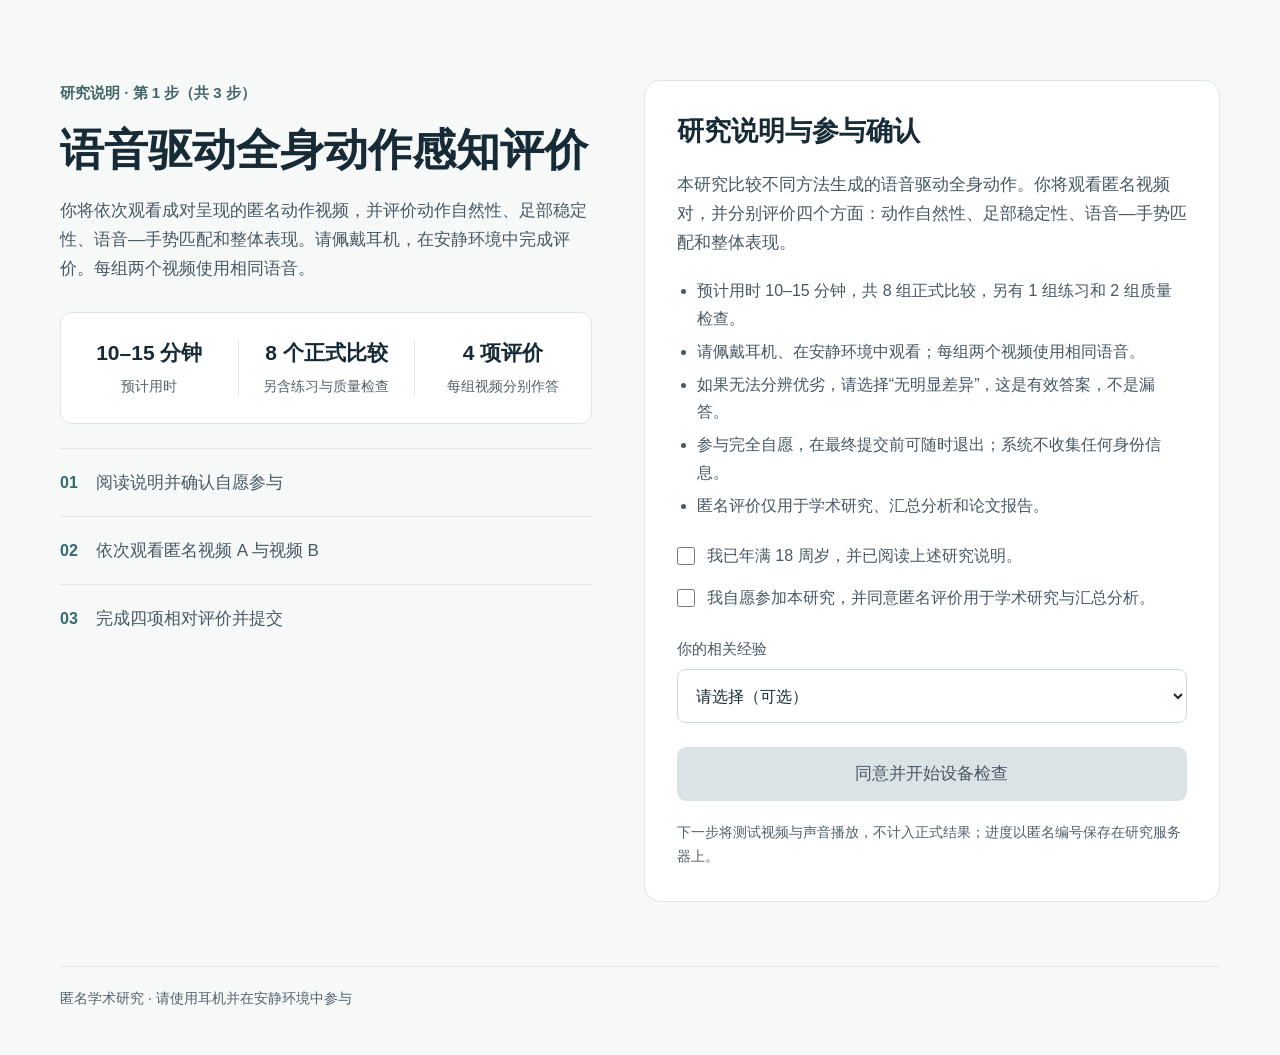
<file: index.html>
<!doctype html>
<html lang="zh-CN">
<head>
<meta charset="UTF-8">
<meta name="viewport" content="width=device-width, initial-scale=1">
<meta name="robots" content="noindex">
<title>语音驱动全身动作感知评价</title>
<link rel="stylesheet" href="style.css?v=mobile-20261112">
</head>
<body>
<!-- §21.4 页眉：只保留纯文字标识，不用图标、不虚构实验室名称；右侧仅显示匿名与时长 -->
<header class="site-header">
  <a class="brand" href="./">动作感知评价</a>
  <span class="meta">匿名研究 · 约 10–15 分钟</span>
</header>
<main id="app"></main>
<!-- §21.10 页脚：统一文案，不出现模型名、方法简称、仓库地址或版本号 -->
<footer class="site-footer">匿名学术研究 · 请使用耳机并在安静环境中参与</footer>
<script src="config.js"></script>
<script src="api.js"></script>
<script src="app.js"></script>
</body>
</html>
</file>
<file: style.css>
/* ===========================================================
   style.css —— pilot-1.1.2
   对齐研究方《GitHub 前端接入包 (2)》的最终视觉：
   - 入口页独立排版（隐藏页眉），1224px 内容区，48:52 双栏，间距 52
   - 概览条：单容器三列、竖向分隔线；步骤条 68px 行高
   - 试次页：白色问题容器 + 每行 40/60、格内文字 + 原生单选
   - 强调色单一低饱和青绿 #245e62；卡片 1px 边框、无阴影
   （后端链路、门禁、§22.11 字段不受样式改动影响）
   =========================================================== */

:root{
  --bg:#f7f9f9;
  --surface:#ffffff;
  --ink:#172b36;
  --ink-2:#465864;
  --muted:#52616b;
  --line:#e1e6e8;
  --card-line:#dfe5e7;
  --line-strong:#cdd7db;
  --accent:#245e62;
  --accent-deep:#1c4f53;
  --danger:#9b3027;
  --disabled-bg:#dce3e6;
  --disabled-ink:#495963;
}

*{box-sizing:border-box}
html{-webkit-text-size-adjust:100%;text-size-adjust:100%}
body{
  margin:0;
  background:var(--bg);
  color:var(--ink);
  font:16px/1.7 -apple-system,BlinkMacSystemFont,"Segoe UI","PingFang SC","Microsoft YaHei","Noto Sans CJK SC","Source Han Sans SC",sans-serif;
}

/* ---------- 页眉 / 页脚 ---------- */
.site-header{
  height:70px;
  padding:0 32px;
  display:flex;align-items:center;justify-content:space-between;
  border-bottom:1px solid var(--line);
  background:var(--surface);
}
.brand{color:var(--ink);text-decoration:none;font-weight:700;font-size:18px}
.site-header .meta{font-size:12px;color:var(--muted)}

main{max-width:1240px;margin:64px auto;padding:0 32px}

.site-footer{
  width:calc(100% - 64px);
  max-width:1160px;
  margin:64px auto 24px;
  padding:20px 0;
  border-top:1px solid var(--line);
  font-size:14px;
  color:var(--muted);
}

/* ---------- 入口页：隐藏页眉，独立排版（接入包 Study entry） ---------- */
body:has(.intro) .site-header{display:none}
main:has(.intro){max-width:1224px;margin:80px auto 0;padding:0 32px}

/* ---------- 通用文字 ---------- */
h1{font-size:44px;line-height:1.18;font-weight:700;margin:18px 0 22px;text-wrap:balance}
h2{font-size:23px;margin:0 0 14px;font-weight:600}
h3{font-size:16px;margin:0;font-weight:500;line-height:1.6}
p{margin:0 0 14px;color:var(--ink-2)}
.eyebrow{font-size:13px;color:#496c70;font-weight:600;margin-bottom:0;letter-spacing:0}
.intro .eyebrow{font-size:15px;color:#426669}
.lead,.intro>section>p{color:var(--ink-2);font-size:17px;line-height:1.7;max-width:560px;margin:0}
.muted{font-size:12px;color:var(--muted)}
ul{padding-left:20px;margin:0 0 14px;color:var(--ink-2)}
li{margin:6px 0}

/* ---------- 首页双栏 48:52，间距 52 ---------- */
.intro{display:grid;grid-template-columns:minmax(0,48fr) minmax(0,52fr);gap:52px;align-items:start}
.intro>section{min-width:0}

/* 概览条：单容器三列 */
.stats{
  display:grid;grid-template-columns:repeat(3,minmax(0,1fr));
  min-height:112px;margin:28px 0 24px;padding:20px 0;
  border:1px solid var(--card-line);border-radius:12px;
  background:var(--surface);align-items:center;
}
.stats>div{padding:0 14px;text-align:center;min-width:0}
.stats>div+div{border-left:1px solid var(--line)}
.stats strong{font-size:21px;line-height:1.35;font-weight:650;white-space:nowrap}
.stats small{display:block;font-size:14px;line-height:1.5;margin-top:8px;color:var(--muted)}

/* 三步流程 */
.steps{list-style:none;padding:0;margin:0}
.steps li{margin:0;display:flex;align-items:center;min-height:68px;padding:14px 0;border-top:1px solid var(--line);font-size:17px;line-height:1.6;color:var(--ink-2)}
.steps b{flex:0 0 36px;margin:0;color:#326b70;font-size:16px;font-weight:600}

/* 卡片 */
.card{background:var(--surface);border:1px solid var(--card-line);border-radius:16px;padding:32px}
.intro .card h2{font-size:27px;line-height:1.4;margin:0 0 20px;font-weight:700}
.intro .card form{margin-top:24px}
.consent-card>p{margin:0}
.consent-card .primary{min-height:54px;padding:12px 16px;width:100%;font-size:17px}
.intro .card ul{margin:20px 0 24px}
.intro .card li+li{margin-top:6px}

/* 未完成会话提示条（低强调，确认存在未完成会话才渲染） */
.resume-bar{
  display:flex;justify-content:space-between;align-items:center;gap:12px;
  min-height:60px;padding:10px 12px;margin-bottom:24px;
  border:1px solid #dde5e7;background:#f5f8f8;border-radius:10px;
  font-size:14px;color:var(--ink-2);
}
.resume-bar button{flex-shrink:0;font-size:14px;background:transparent;color:#1f5357;padding:6px}
.resume-bar button:hover:not(:disabled){background:transparent;text-decoration:underline}

/* ---------- 表单 ---------- */
.check{display:flex;gap:12px;align-items:flex-start;margin:0;cursor:pointer;color:var(--ink-2);line-height:1.65}
.check+.check{margin-top:16px}
.check span{min-width:0}
.check input[type=checkbox]{flex:0 0 18px;width:18px;height:18px;margin:4px 0 0}
input{accent-color:var(--accent)}
.field{display:block;margin-top:24px;font-size:15px;color:var(--ink-2)}
.field>span{display:block}
select{
  display:block;width:100%;min-height:54px;margin-top:8px;padding:0 14px;
  border:1px solid var(--line-strong);border-radius:8px;
  background:var(--surface);color:var(--ink);font:inherit;font-size:16px;
}

/* ---------- 按钮（禁用态保持可读，不用半透明） ---------- */
button,.button{
  border:0;border-radius:9px;padding:13px 22px;
  background:var(--accent);color:#fff;
  font:inherit;font-weight:500;cursor:pointer;text-decoration:none;
  display:inline-block;transition:background .15s ease;
}
button:hover:not(:disabled){background:var(--accent-deep)}
button:disabled{background:var(--disabled-bg);color:var(--disabled-ink);cursor:not-allowed}
.primary{width:100%;min-height:54px;margin-top:24px;font-size:17px}
.secondary{background:#ecf1f2;color:#29575b}
.secondary:hover:not(:disabled){background:#e2ebec}
.button-note{margin:20px 0 0;font-size:14px;line-height:1.7;color:var(--muted)}
.form-error{font-size:15px;color:var(--danger);margin:16px 0 0}
button:focus-visible,input:focus-visible,select:focus-visible,a:focus-visible{outline:3px solid #247c85;outline-offset:3px}

/* ---------- 试次页顶部 ---------- */
.trial-top{display:flex;justify-content:space-between;align-items:center;gap:15px}
.trial-top h2{margin:0}
.progress{height:5px;background:#e0e7e8;border-radius:10px;margin:20px 0 30px;overflow:hidden}
.progress i{display:block;height:100%;background:var(--accent);border-radius:10px;transition:width .2s ease}
.notice{background:#edf3f3;border-radius:10px;padding:15px 18px;font-size:13px;color:#344f53}

/* ---------- 视频区（三态标签 + 桌面吸顶） ---------- */
.videos{display:grid;grid-template-columns:1fr 1fr;gap:22px;margin-top:22px}
.video-card{background:var(--surface);border:1px solid var(--card-line);border-radius:14px;overflow:hidden}
.video-title{display:flex;justify-content:space-between;align-items:center;gap:10px;padding:13px 18px}
.video-title b{font-weight:600;font-size:15px}
.state{font-size:12.5px;color:#7d897f;white-space:nowrap}
.state[data-state=playing]{color:var(--accent)}
.state[data-state=done]{color:#1f6b4a;font-weight:500}
video{display:block;width:100%;background:#17231d;aspect-ratio:16/9;max-height:38vh;object-fit:contain}
.error{color:var(--danger);font-size:13px;padding:0 18px;margin:0}
.error:empty{display:none}

/* 视频加载失败后的重试按钮（不抢主按钮视觉） */
.retry{
  display:block;margin:0 18px 14px;padding:8px 14px;
  background:#ecf1f2;color:#29575b;font-size:13px;border-radius:7px;
}
.retry[hidden]{display:none}

/* 测试模式提示（仅 ?test=1 出现） */
.test-flag{
  margin:0 0 16px;padding:10px 14px;
  background:#fdf3e6;border:1px solid #eddcbf;border-radius:8px;
  font-size:13px;color:#7a5a24;
}

/* ---------- 四项评价（接入包行式布局：格内文字 + 原生单选） ---------- */
.questions{margin-top:26px}
.question{background:var(--surface);border:1px solid var(--card-line);border-radius:12px;padding:22px;margin:14px 0}
.question h3{font-size:16px;margin:0 0 16px;font-weight:500;line-height:1.6}
.scale{display:grid;grid-template-columns:repeat(5,1fr);gap:9px}
.scale label{
  cursor:pointer;text-align:center;
  border:1px solid #dae2d7;border-radius:8px;
  padding:12px 5px;font-size:13px;color:var(--ink-2);
  transition:background .12s ease,border-color .12s ease;
}
.scale input{display:block;margin:0 auto 6px;accent-color:var(--accent)}
.scale label:hover{border-color:var(--accent);background:#f1f6f6}
.scale label:has(input:disabled){color:#58656c;background:#f2f4f5;cursor:not-allowed}
.scale label:has(input:checked){background:#dfefec;border-color:var(--accent)}
.scale label:focus-within{outline:2px solid var(--accent);outline-offset:2px}

/* ---------- 底部操作栏 ---------- */
.actions{display:flex;justify-content:space-between;align-items:center;gap:15px;padding:18px 0}
.hint{font-size:14px;color:var(--muted)}

/* ---------- 对话框 ---------- */
dialog{width:calc(100% - 40px);max-height:calc(100dvh - 40px);overflow:auto;border:1px solid var(--card-line);border-radius:16px;padding:28px;max-width:500px;color:var(--ink)}
dialog::backdrop{background:rgba(16,32,32,.45)}
dialog h2{font-size:19px}
dialog .row{display:flex;gap:10px;justify-content:flex-end;margin-top:18px}

/* ---------- 设备检查 / 完成页 ---------- */
.device-card{max-width:720px;margin:0 auto}
.center{max-width:720px;margin:0 auto;text-align:center}
.done-mark{font-size:15px;color:var(--accent);font-weight:600;margin-bottom:12px}
.serial{font-size:26px;letter-spacing:1px;font-weight:600;color:var(--ink);font-variant-numeric:tabular-nums}

/* ---------- 桌面端：视频吸顶 + 问题行式 40/60 ---------- */
@media(min-width:1000px){
  .videos{position:sticky;top:0;z-index:2;background:var(--bg);padding:8px 0}
  .video-title{padding:7px 14px}
  video{max-height:32vh}
  .questions{background:var(--surface);padding:12px 22px;border:1px solid var(--card-line);border-radius:12px}
  .question{display:grid;grid-template-columns:40% 60%;align-items:center;gap:0;min-height:104px;padding:18px 0;margin:0;border:0;border-radius:0}
  .question+.question{border-top:1px solid var(--line)}
  .question h3{padding-right:25px;margin:0;font-size:15px}
  .question .scale{gap:6px}
  .question .scale label{font-size:12px;padding:9px 3px}
}


.device-card #dback + .muted{margin:20px 0 0;font-size:14px;line-height:1.7}

/* Responsive rules stay last, so desktop refinements cannot cancel phone spacing. */
@media (max-width:1099px){
  main:has(.intro){margin-top:48px}
  .intro{grid-template-columns:minmax(0,1fr);gap:32px}
  .intro h1{max-width:700px}
}

@media (max-width:760px){
  body{font-size:16px;line-height:1.65}
  main{margin:24px auto 0;padding:0 20px}
  main:has(.intro){margin-top:28px;padding:0 20px}
  .site-header{height:60px;padding:0 20px}
  .site-header .meta{display:none}
  .brand{font-size:17px}
  h2{font-size:22px;line-height:1.4}
  .intro{gap:24px}
  .intro .eyebrow{font-size:13px;line-height:1.6}
  .intro h1{font-size:30px;line-height:1.3;margin:14px 0 18px;font-weight:700;text-wrap:balance}
  .lead,.intro>section>p{font-size:16px;line-height:1.75;max-width:none}
  .intro .card h2{font-size:23px;line-height:1.4;margin-bottom:16px}
  .intro .card ul{margin:16px 0 20px}
  .intro .card form{margin-top:20px}
  .card{padding:24px;border-radius:14px;min-width:0}
  .field{margin-top:20px}
  .check{gap:10px;line-height:1.7}
  .check input[type=checkbox]{width:20px;height:20px;flex-basis:20px;margin-top:3px}
  .check+.check{margin-top:16px}
  select{min-width:0;max-width:100%;min-height:52px;font-size:16px}
  button,.button{min-height:48px;line-height:1.5;padding:12px 16px;white-space:normal;overflow-wrap:anywhere;touch-action:manipulation}
  .primary,.consent-card .primary{min-height:52px;height:auto;margin-top:20px;font-size:16px}
  .button-note{margin-top:18px;font-size:13px;line-height:1.7}
  .muted{font-size:13px;line-height:1.7}
  .resume-bar{align-items:flex-start;flex-direction:column;gap:6px;margin-bottom:20px}
  .resume-bar button{padding-left:0}
  .stats{margin:22px 0 20px;min-height:0}
  .steps li{font-size:15px;line-height:1.65;min-height:58px;padding:14px 0;align-items:flex-start}
  .steps b{flex-basis:32px;font-size:15px}
  .trial-top{align-items:flex-start;flex-wrap:wrap;gap:12px}
  .trial-top>div{min-width:0;flex:1 1 220px}
  .trial-top h2{font-size:21px;line-height:1.45}
  .trial-top #exit{font-size:14px}
  .progress{margin:18px 0 20px}
  .notice{font-size:14px;line-height:1.7;padding:14px 16px}
  .videos{grid-template-columns:minmax(0,1fr);gap:16px;margin-top:18px;position:static}
  .video-card{min-width:0;border-radius:12px}
  .video-title{padding:10px 14px}
  .state{font-size:12px;white-space:normal;text-align:right}
  video{max-height:none;aspect-ratio:16/9;object-fit:contain}
  .error{padding:0 14px;overflow-wrap:anywhere}
  .retry{min-height:44px;margin:8px 14px 14px}
  .questions{margin-top:22px}
  .question{padding:18px;margin:16px 0}
  .question h3{font-size:16px;line-height:1.7;margin-bottom:16px}
  /* Keep the original A-to-B order, with five full-width, tappable choices. */
  .scale{grid-template-columns:minmax(0,1fr);gap:8px}
  .scale label{display:flex;align-items:center;gap:12px;min-height:48px;text-align:left;padding:11px 14px;font-size:15px;line-height:1.5}
  .scale input{flex:0 0 18px;width:18px;height:18px;margin:0}
  .scale label span{min-width:0}
  .actions{align-items:stretch;flex-direction:column;gap:14px;padding:8px 0 0}
  .actions .hint{font-size:14px;line-height:1.7}
  .actions button{width:100%;min-height:52px}
  dialog{padding:22px 20px;border-radius:14px}
  dialog h2{font-size:21px;line-height:1.4}
  dialog .row{flex-wrap:wrap;gap:10px}
  dialog .row button{flex:1 1 120px}
  .device-card #dback + .muted{margin-top:20px;font-size:13px}
  .center h1[style]{font-size:28px!important;line-height:1.35;margin:14px 0 18px}
  .serial{font-size:24px;overflow-wrap:anywhere}
  .site-footer{width:calc(100% - 40px);margin:40px auto 24px;padding-top:18px;font-size:12px;line-height:1.7}
}

@media (max-width:600px){
  main,main:has(.intro){padding-left:max(18px,env(safe-area-inset-left));padding-right:max(18px,env(safe-area-inset-right))}
  .intro h1{font-size:clamp(27px,7.5vw,30px)}
  .stats{grid-template-columns:minmax(0,1fr);padding:0;align-items:stretch}
  .stats>div{display:flex;align-items:center;justify-content:space-between;gap:16px;padding:16px;text-align:left;min-width:0}
  .stats>div+div{border-left:0;border-top:1px solid var(--line)}
  .stats strong{font-size:20px;line-height:1.4;white-space:nowrap;flex-shrink:0}
  .stats small{font-size:13px;line-height:1.6;margin:0;text-align:right;max-width:150px}
  .card{padding:22px 18px}
  .site-footer{width:calc(100% - 36px);padding-bottom:env(safe-area-inset-bottom)}
}

@media (max-width:359px){
  main,main:has(.intro){padding-left:16px;padding-right:16px}
  .intro .eyebrow{font-size:12px}
  .stats>div{align-items:flex-start;flex-direction:column;gap:4px;padding:14px 16px}
  .stats small{text-align:left;max-width:none}
  .card{padding:20px 16px}
  .site-footer{width:calc(100% - 32px)}
}
</file>
